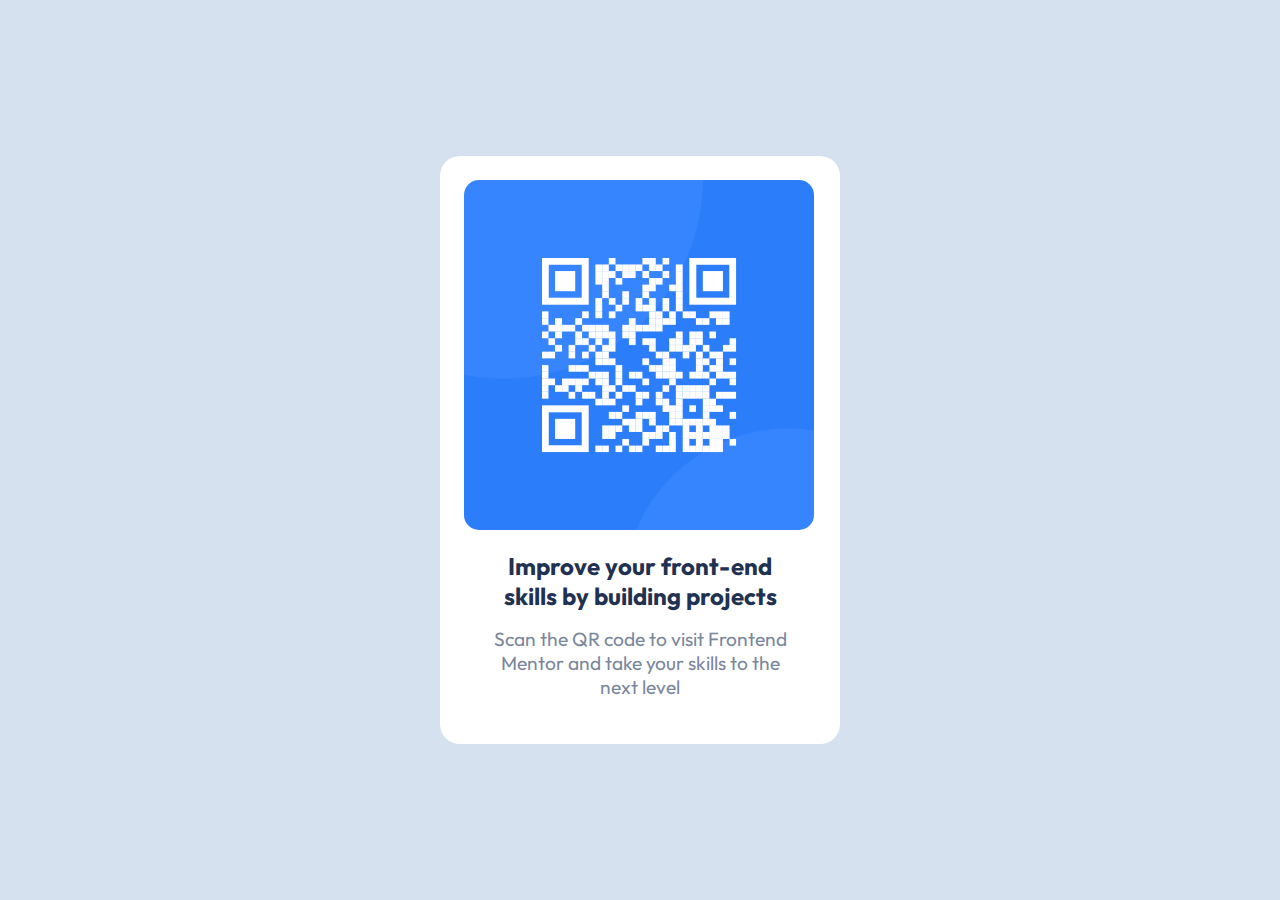
<file: index.html>
<!DOCTYPE html>
<html lang="en">
  <head>
    <meta charset="UTF-8" />
    <meta http-equiv="X-UA-Compatible" content="IE=edge" />
    <meta name="viewport" content="width=device-width, initial-scale=1.0" />
    <link rel="stylesheet" href="style.css" />
    <title>Documents</title>
  </head>
  <body>
    <div class="container">
      <div class="content">
        <img src="./images/image-qr-code.png" alt="qr-code" />
        <div class="text-content">
          <h4>Improve your front-end skills by building projects</h4>
          <p>
            Scan the QR code to visit Frontend Mentor and take your skills to
            the next level
          </p>
        </div>
      </div>
    </div>
  </body>
</html>
</file>
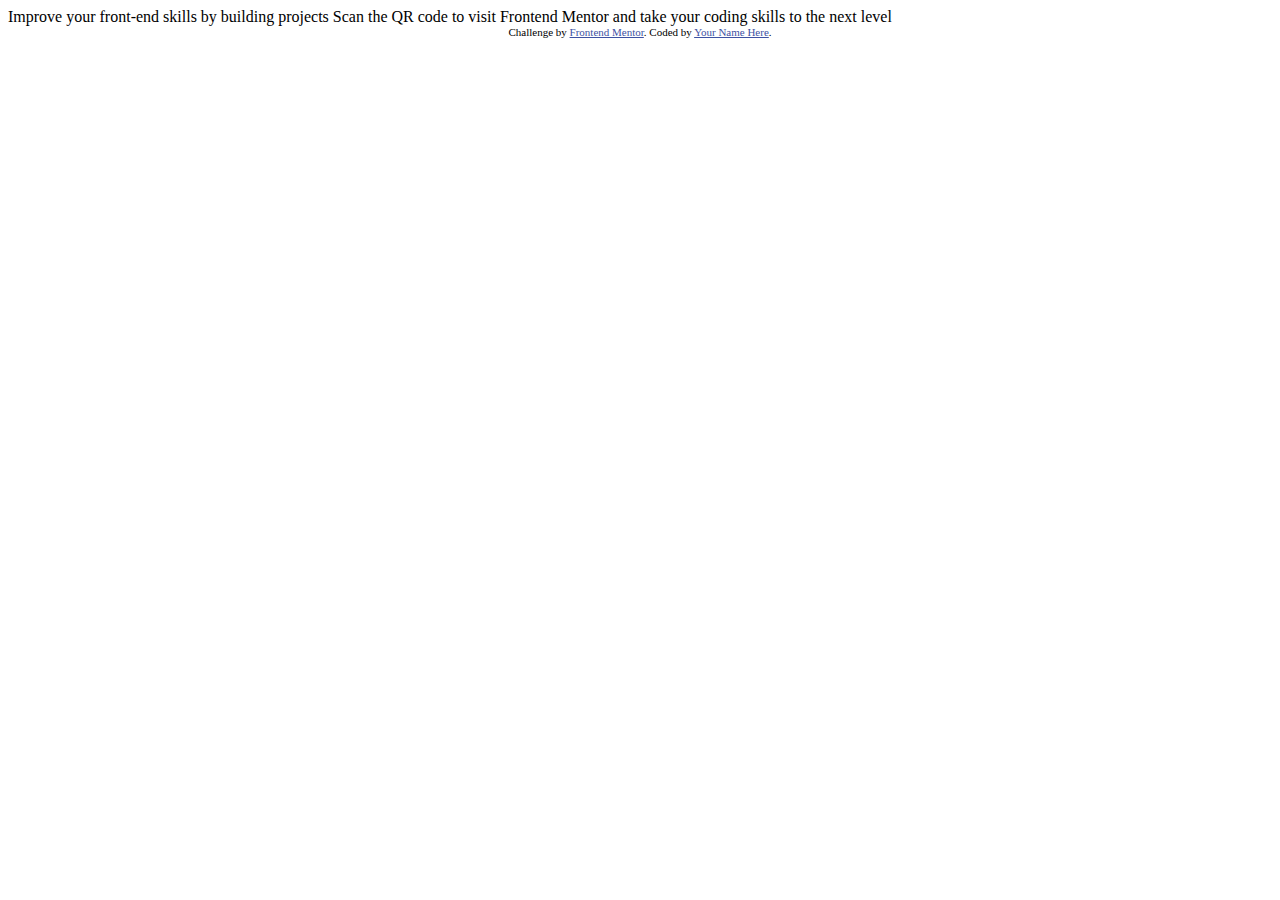
<file: qr-code-component-main/index.html>
<!DOCTYPE html>
<html lang="en">
<head>
  <meta charset="UTF-8">
  <meta name="viewport" content="width=device-width, initial-scale=1.0"> <!-- displays site properly based on user's device -->

  <link rel="icon" type="image/png" sizes="32x32" href="./images/favicon-32x32.png">
  
  <title>Frontend Mentor | QR code component</title>

  <!-- Feel free to remove these styles or customise in your own stylesheet 👍 -->
  <style>
    .attribution { font-size: 11px; text-align: center; }
    .attribution a { color: hsl(228, 45%, 44%); }
  </style>
</head>
<body>

  Improve your front-end skills by building projects

  Scan the QR code to visit Frontend Mentor and take your coding skills to the next level
  
  <div class="attribution">
    Challenge by <a href="https://www.frontendmentor.io?ref=challenge" target="_blank">Frontend Mentor</a>. 
    Coded by <a href="#">Your Name Here</a>.
  </div>
</body>
</html>
</file>
<file: style.css>
@import url("https://fonts.googleapis.com/css2?family=Outfit:wght@400;700&display=swap");

:root {
  --white: hsl(0, 0%, 100%);
  --lightgray: hsl(212, 45%, 89%);
  --grayblue: hsl(220, 15%, 55%);
  --darkblue: hsl(218, 44%, 22%);
}

* {
  padding: 0;
  margin: 0;
  box-sizing: border-box;
}

body {
  background: rgb(213, 225, 239);
  font-family: "Outfit", sans-serif;
}

.container {
  height: 100vh;
  width: 100%;
  display: flex;
  justify-content: center;
  align-items: center;
}

.content {
  background-color: white;
  width: 400px;
  display: flex;
  flex-direction: column;
  justify-content: center;
  align-items: flex-start;
  border-radius: 20px;
  padding: 1.5rem;
}

img {
  width: 350px;
  border-radius: 15px;
}

.text-content {
  margin: 1.3rem;
  text-align: center;
}

h4 {
  font-size: 1.5rem;
  font-weight: 700;
  padding-bottom: 1rem;
  color: var(--darkblue);
}

p {
  font-size: 1.2rem;
  font-weight: 400;
  color: var(--grayblue);
}
</file>
